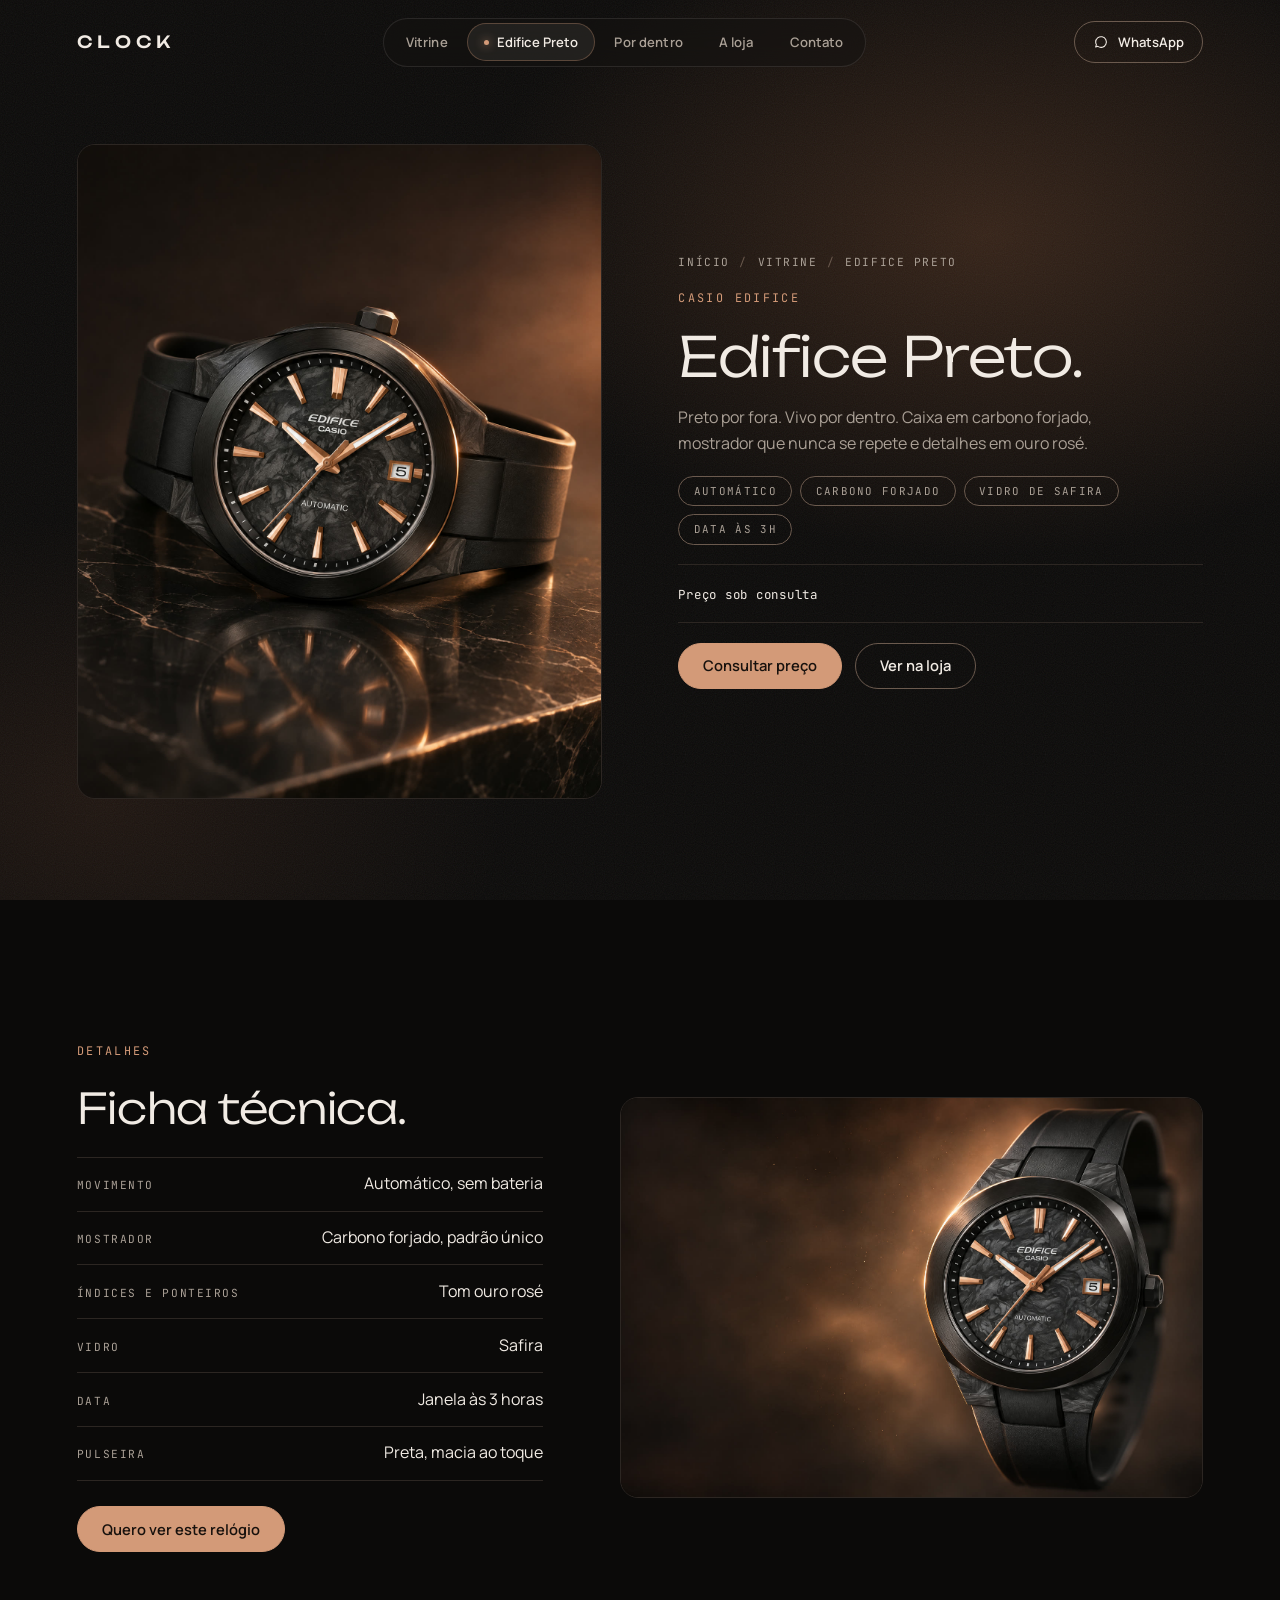
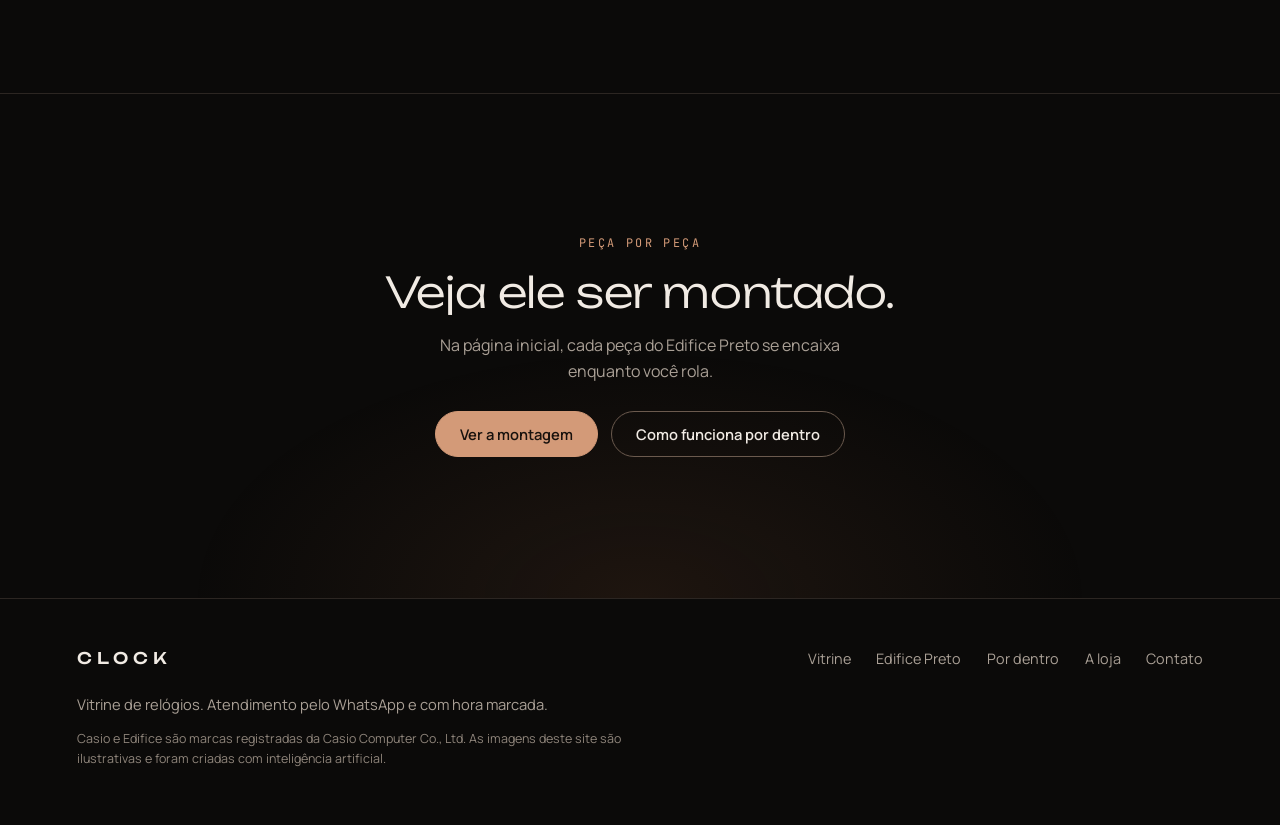
<file: edifice-preto.html>
<!doctype html>
<html lang="pt-BR">
<head>
  <meta charset="utf-8">
  <meta name="viewport" content="width=device-width, initial-scale=1">
  <title>Edifice Preto · Clock</title>
  <meta name="description" content="Casio Edifice Preto na Clock: automático, caixa em carbono forjado, mostrador único e detalhes em ouro rosé. Consulte o preço pelo WhatsApp.">
  <meta name="theme-color" content="#0b0a09">
  <!-- DEPLOY STEP: trocar pelas URLs absolutas do site no ar -->
  <meta property="og:title" content="Casio Edifice Preto · Clock">
  <meta property="og:image" content="assets/stone.jpg">
  <meta property="og:url" content="">
  <link rel="icon" href="data:image/svg+xml,%3Csvg xmlns='http://www.w3.org/2000/svg' viewBox='0 0 32 32'%3E%3Crect width='32' height='32' rx='8' fill='%230b0a09'/%3E%3Ccircle cx='16' cy='16' r='10' fill='none' stroke='%23d39a78' stroke-width='2'/%3E%3Cpath d='M16 9v7l5 3' fill='none' stroke='%23d39a78' stroke-width='2' stroke-linecap='round'/%3E%3C/svg%3E">
  <link rel="preconnect" href="https://fonts.googleapis.com">
  <link rel="preconnect" href="https://fonts.gstatic.com" crossorigin>
  <link href="https://fonts.googleapis.com/css2?family=JetBrains+Mono:wght@400&family=Manrope:wght@400;600&family=Unbounded:wght@300;500&display=swap" rel="stylesheet">
  <link rel="stylesheet" href="style.css">
</head>
<body>
  <a class="skip" href="#main">Pular para o conteúdo</a>
  <div class="env" aria-hidden="true"></div>

  <nav class="nav" aria-label="Principal">
    <a class="nav__brand" href="index.html" aria-label="Clock, início">CLOCK</a>
    <button class="nav__toggle" aria-expanded="false" aria-controls="nav-links" aria-label="Abrir menu"><span></span><span></span></button>
    <div class="nav__links" id="nav-links">
      <a href="vitrine.html">Vitrine</a>
      <a href="edifice-preto.html" aria-current="page">Edifice Preto</a>
      <a href="por-dentro.html">Por dentro</a>
      <a href="loja.html">A loja</a>
      <a href="index.html#contato">Contato</a>
    </div>
    <a class="btn btn--ghost nav__cta" data-wa="Olá, Clock! Quero saber mais sobre o Casio Edifice Preto." href="index.html#contato"><svg viewBox="0 0 24 24" aria-hidden="true"><path d="M4 12a8 8 0 1 1 3.3 6.5L4 19.5l1.1-3.6A8 8 0 0 1 4 12Z"/></svg>WhatsApp</a>
  </nav>

  <main id="main" tabindex="-1">
    <section class="pdp" aria-label="Casio Edifice Preto">
      <div class="pdp__img reveal">
        <img src="assets/stone.jpg" alt="Casio Edifice Preto deitado sobre pedra preta, com índices em ouro rosé" width="1400" height="1750">
      </div>
      <div class="pdp__text reveal">
        <p class="crumbs"><a href="index.html">Início</a><span aria-hidden="true">/</span><a href="vitrine.html">Vitrine</a><span aria-hidden="true">/</span>Edifice Preto</p>
        <p class="kicker">Casio Edifice</p>
        <h1>Edifice Preto.</h1>
        <p class="lede">Preto por fora. Vivo por dentro. Caixa em carbono forjado, mostrador que nunca se repete e detalhes em ouro rosé.</p>
        <ul class="facts" aria-label="Destaques">
          <li>Automático</li>
          <li>Carbono forjado</li>
          <li>Vidro de safira</li>
          <li>Data às 3h</li>
        </ul>
        <div class="pdp__price">
          <span class="price">Preço sob consulta</span>
        </div>
        <div class="pdp__cta">
          <a class="btn" data-wa="Olá, Clock! Quero saber o preço do Casio Edifice Preto." href="index.html?produto=Casio+Edifice+Preto#contato">Consultar preço</a>
          <a class="btn btn--ghost" href="index.html?produto=Casio+Edifice+Preto&amp;motivo=visita#contato">Ver na loja</a>
        </div>
      </div>
    </section>

    <section class="sec detail" id="ficha">
      <div class="detail__img reveal">
        <img src="assets/hero.jpg" alt="Casio Edifice Preto em três quartos, com luz de bronze ao fundo" loading="lazy" width="1920" height="1080">
      </div>
      <div class="detail__text reveal">
        <p class="kicker">Detalhes</p>
        <h2>Ficha técnica.</h2>
        <dl class="specs">
          <div><dt>Movimento</dt><dd>Automático, sem bateria</dd></div>
          <div><dt>Mostrador</dt><dd>Carbono forjado, padrão único</dd></div>
          <div><dt>Índices e ponteiros</dt><dd>Tom ouro rosé</dd></div>
          <div><dt>Vidro</dt><dd>Safira</dd></div>
          <div><dt>Data</dt><dd>Janela às 3 horas</dd></div>
          <div><dt>Pulseira</dt><dd>Preta, macia ao toque</dd></div>
        </dl>
        <a class="btn" data-wa="Olá, Clock! Quero ver o Casio Edifice Preto." href="index.html?produto=Casio+Edifice+Preto#contato">Quero ver este relógio</a>
      </div>
    </section>

    <section class="sec cta-band reveal">
      <p class="kicker">Peça por peça</p>
      <h2>Veja ele ser montado.</h2>
      <p class="lede">Na página inicial, cada peça do Edifice Preto se encaixa enquanto você rola.</p>
      <div class="cta-band__row">
        <a class="btn" href="index.html">Ver a montagem</a>
        <a class="btn btn--ghost" href="por-dentro.html">Como funciona por dentro</a>
      </div>
    </section>
  </main>

  <footer class="footer">
    <div class="footer__top">
      <p class="footer__brand">CLOCK</p>
      <nav class="footer__nav" aria-label="Rodapé">
        <a href="vitrine.html">Vitrine</a>
        <a href="edifice-preto.html">Edifice Preto</a>
        <a href="por-dentro.html">Por dentro</a>
        <a href="loja.html">A loja</a>
        <a href="index.html#contato">Contato</a>
      </nav>
    </div>
    <p>Vitrine de relógios. Atendimento pelo WhatsApp e com hora marcada.</p>
    <p class="footer__fine">Casio e Edifice são marcas registradas da Casio Computer Co., Ltd. As imagens deste site são ilustrativas e foram criadas com inteligência artificial.</p>
  </footer>

  <script type="module" src="script.js"></script>
</body>
</html>
</file>
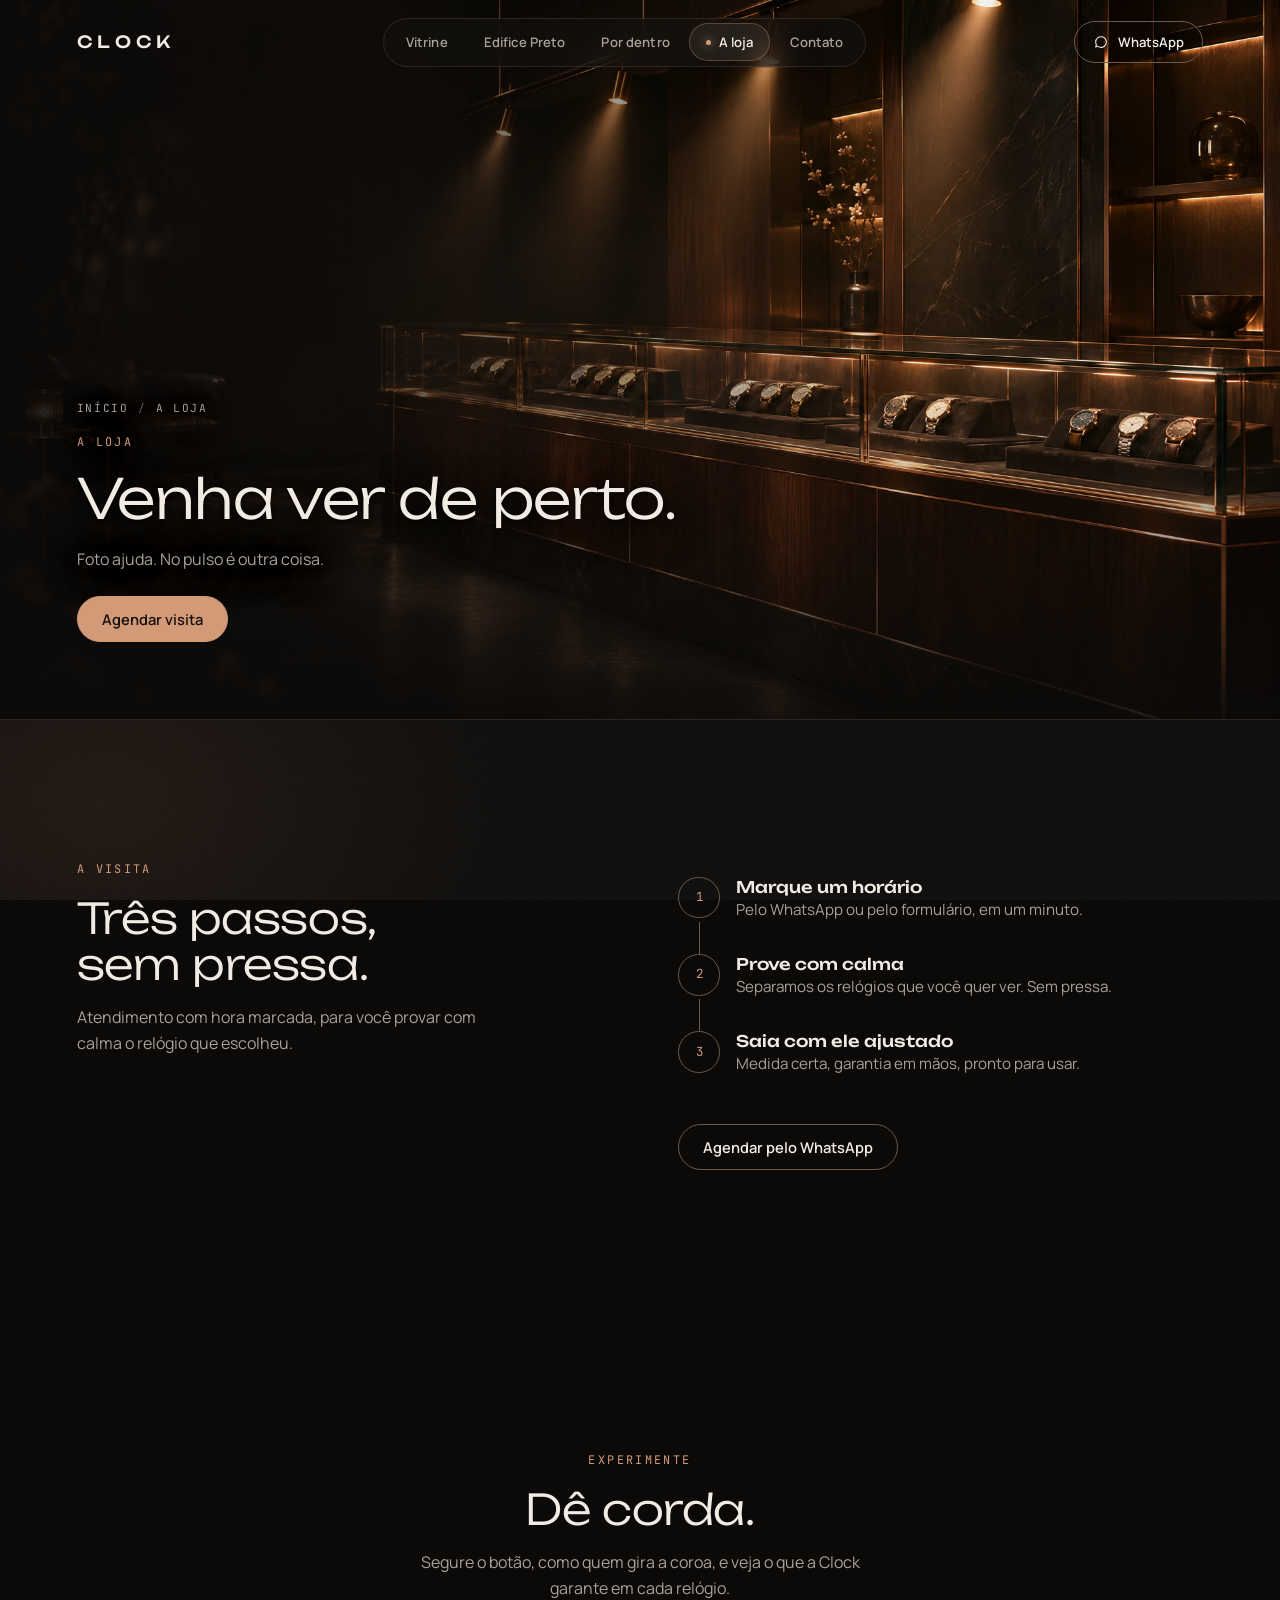
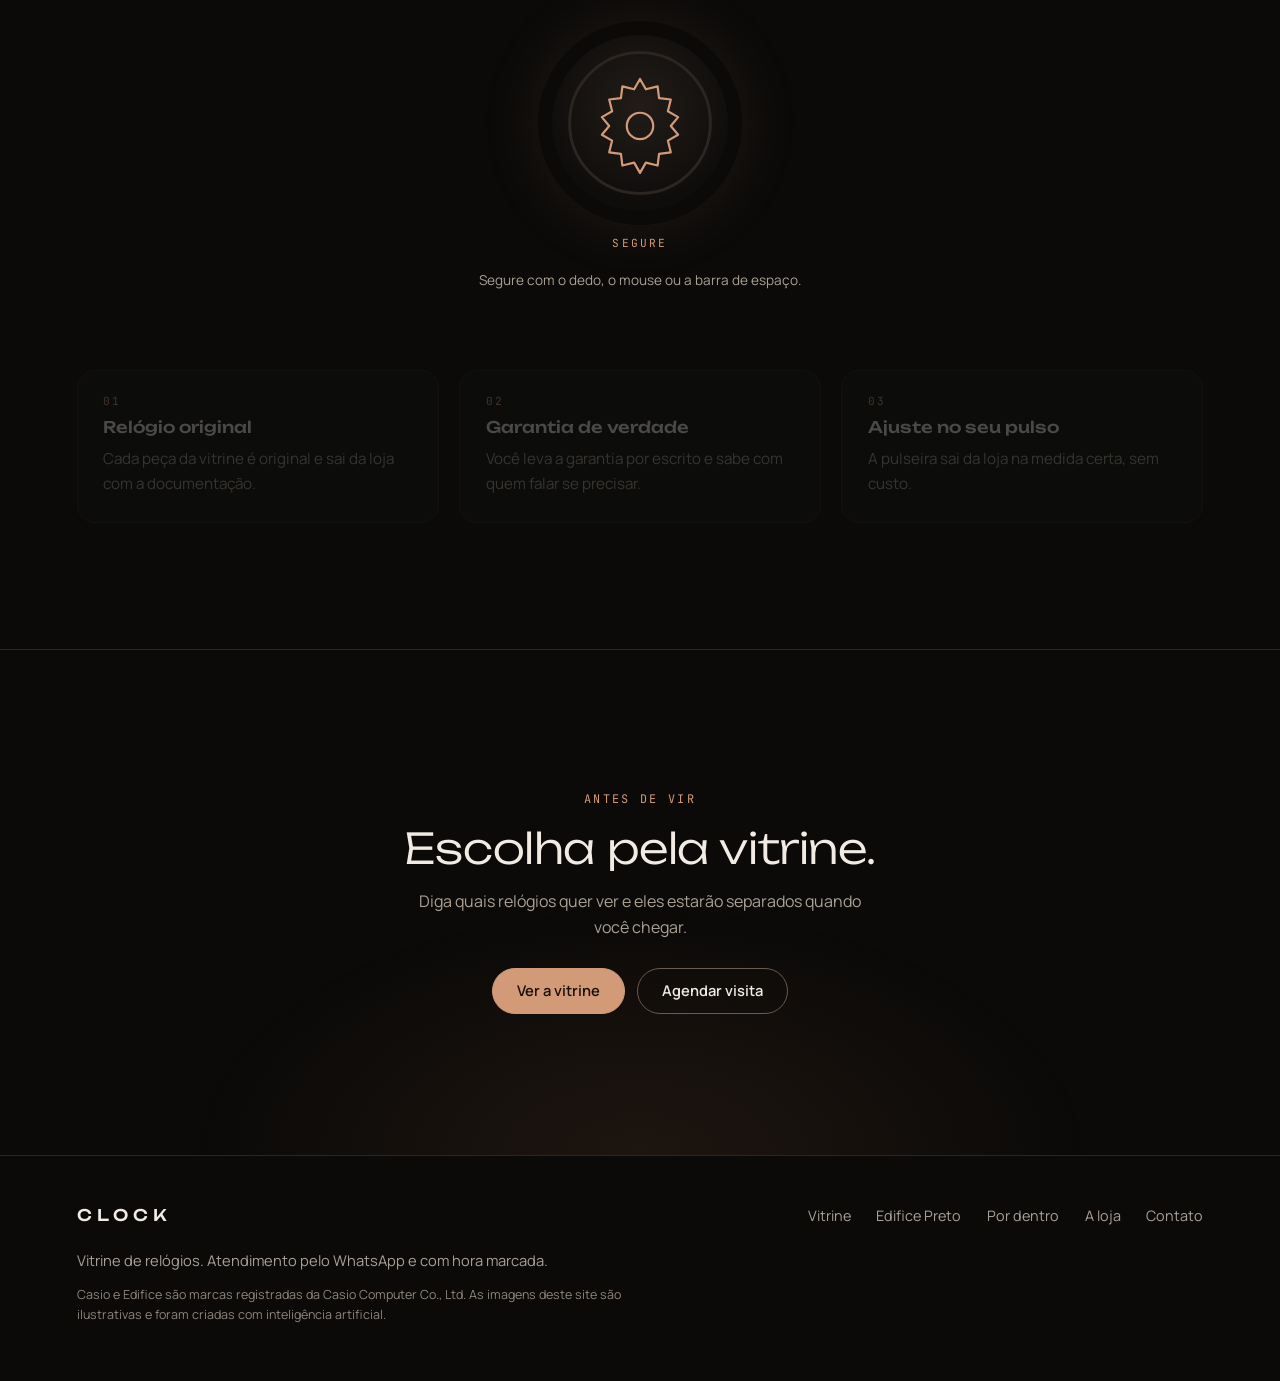
<file: loja.html>
<!doctype html>
<html lang="pt-BR">
<head>
  <meta charset="utf-8">
  <meta name="viewport" content="width=device-width, initial-scale=1">
  <title>A loja · Clock</title>
  <meta name="description" content="Visite a Clock com hora marcada: prove o relógio com calma e saia com ele ajustado no pulso.">
  <meta name="theme-color" content="#0b0a09">
  <!-- DEPLOY STEP: trocar pelas URLs absolutas do site no ar -->
  <meta property="og:title" content="A loja · Clock">
  <meta property="og:image" content="assets/boutique.jpg">
  <meta property="og:url" content="">
  <link rel="icon" href="data:image/svg+xml,%3Csvg xmlns='http://www.w3.org/2000/svg' viewBox='0 0 32 32'%3E%3Crect width='32' height='32' rx='8' fill='%230b0a09'/%3E%3Ccircle cx='16' cy='16' r='10' fill='none' stroke='%23d39a78' stroke-width='2'/%3E%3Cpath d='M16 9v7l5 3' fill='none' stroke='%23d39a78' stroke-width='2' stroke-linecap='round'/%3E%3C/svg%3E">
  <link rel="preconnect" href="https://fonts.googleapis.com">
  <link rel="preconnect" href="https://fonts.gstatic.com" crossorigin>
  <link href="https://fonts.googleapis.com/css2?family=JetBrains+Mono:wght@400&family=Manrope:wght@400;600&family=Unbounded:wght@300;500&display=swap" rel="stylesheet">
  <link rel="stylesheet" href="style.css">
</head>
<body>
  <a class="skip" href="#main">Pular para o conteúdo</a>
  <div class="env" aria-hidden="true"></div>

  <nav class="nav" aria-label="Principal">
    <a class="nav__brand" href="index.html" aria-label="Clock, início">CLOCK</a>
    <button class="nav__toggle" aria-expanded="false" aria-controls="nav-links" aria-label="Abrir menu"><span></span><span></span></button>
    <div class="nav__links" id="nav-links">
      <a href="vitrine.html">Vitrine</a>
      <a href="edifice-preto.html">Edifice Preto</a>
      <a href="por-dentro.html">Por dentro</a>
      <a href="loja.html" aria-current="page">A loja</a>
      <a href="index.html#contato">Contato</a>
    </div>
    <a class="btn btn--ghost nav__cta" data-wa="Olá, Clock! Quero agendar uma visita à loja." href="index.html?motivo=visita#contato"><svg viewBox="0 0 24 24" aria-hidden="true"><path d="M4 12a8 8 0 1 1 3.3 6.5L4 19.5l1.1-3.6A8 8 0 0 1 4 12Z"/></svg>WhatsApp</a>
  </nav>

  <main id="main" tabindex="-1">
    <header class="page-head page-head--loja">
      <div class="page-head__bg" aria-hidden="true"></div>
      <div class="page-head__text reveal">
        <p class="crumbs"><a href="index.html">Início</a><span aria-hidden="true">/</span>A loja</p>
        <p class="kicker">A loja</p>
        <h1>Venha ver de perto.</h1>
        <p class="lede">Foto ajuda. No pulso é outra coisa.</p>
        <a class="btn" href="index.html?motivo=visita#contato">Agendar visita</a>
      </div>
    </header>

    <section class="sec visit">
      <header class="sec__head reveal">
        <p class="kicker">A visita</p>
        <h2>Três passos, sem pressa.</h2>
        <p class="lede">Atendimento com hora marcada, para você provar com calma o relógio que escolheu.</p>
      </header>
      <div class="visit__steps reveal">
        <ol class="steps">
          <li><b>1</b><div><h3>Marque um horário</h3><p>Pelo WhatsApp ou pelo formulário, em um minuto.</p></div></li>
          <li><b>2</b><div><h3>Prove com calma</h3><p>Separamos os relógios que você quer ver. Sem pressa.</p></div></li>
          <li><b>3</b><div><h3>Saia com ele ajustado</h3><p>Medida certa, garantia em mãos, pronto para usar.</p></div></li>
        </ol>
        <a class="btn btn--ghost" data-wa="Olá, Clock! Quero agendar uma visita à loja." href="index.html?motivo=visita#contato">Agendar pelo WhatsApp</a>
      </div>
    </section>

    <!-- Momento interativo: dar corda -->
    <section class="sec wind" id="corda">
      <div class="wind__stage reveal">
        <p class="kicker">Experimente</p>
        <h2>Dê corda.</h2>
        <p class="lede">Segure o botão, como quem gira a coroa, e veja o que a Clock garante em cada relógio.</p>
        <button class="wind__btn" type="button" aria-pressed="false" aria-describedby="wind-hint">
          <svg viewBox="0 0 120 120" aria-hidden="true">
            <circle class="wind__track" cx="60" cy="60" r="48"/>
            <circle class="wind__arc" cx="60" cy="60" r="48"/>
            <g class="wind__gear">
              <path d="M60 30l4 7 8-2 1 8 8 1-2 8 7 4-5 6 5 6-7 4 2 8-8 1-1 8-8-2-4 7-4-7-8 2-1-8-8-1 2-8-7-4 5-6-5-6 7-4-2-8 8-1 1-8 8 2z"/>
              <circle cx="60" cy="62" r="9"/>
            </g>
          </svg>
          <span class="wind__label">Segure</span>
        </button>
        <p class="wind__hint" id="wind-hint">Segure com o dedo, o mouse ou a barra de espaço.</p>
      </div>
      <ol class="wind__cards">
        <li><b>01</b><h3>Relógio original</h3><p>Cada peça da vitrine é original e sai da loja com a documentação.</p></li>
        <li><b>02</b><h3>Garantia de verdade</h3><p>Você leva a garantia por escrito e sabe com quem falar se precisar.</p></li>
        <li><b>03</b><h3>Ajuste no seu pulso</h3><p>A pulseira sai da loja na medida certa, sem custo.</p></li>
      </ol>
    </section>

    <section class="sec cta-band reveal">
      <p class="kicker">Antes de vir</p>
      <h2>Escolha pela vitrine.</h2>
      <p class="lede">Diga quais relógios quer ver e eles estarão separados quando você chegar.</p>
      <div class="cta-band__row">
        <a class="btn" href="vitrine.html">Ver a vitrine</a>
        <a class="btn btn--ghost" href="index.html?motivo=visita#contato">Agendar visita</a>
      </div>
    </section>
  </main>

  <footer class="footer">
    <div class="footer__top">
      <p class="footer__brand">CLOCK</p>
      <nav class="footer__nav" aria-label="Rodapé">
        <a href="vitrine.html">Vitrine</a>
        <a href="edifice-preto.html">Edifice Preto</a>
        <a href="por-dentro.html">Por dentro</a>
        <a href="loja.html">A loja</a>
        <a href="index.html#contato">Contato</a>
      </nav>
    </div>
    <p>Vitrine de relógios. Atendimento pelo WhatsApp e com hora marcada.</p>
    <p class="footer__fine">Casio e Edifice são marcas registradas da Casio Computer Co., Ltd. As imagens deste site são ilustrativas e foram criadas com inteligência artificial.</p>
  </footer>

  <script type="module" src="script.js"></script>
</body>
</html>
</file>
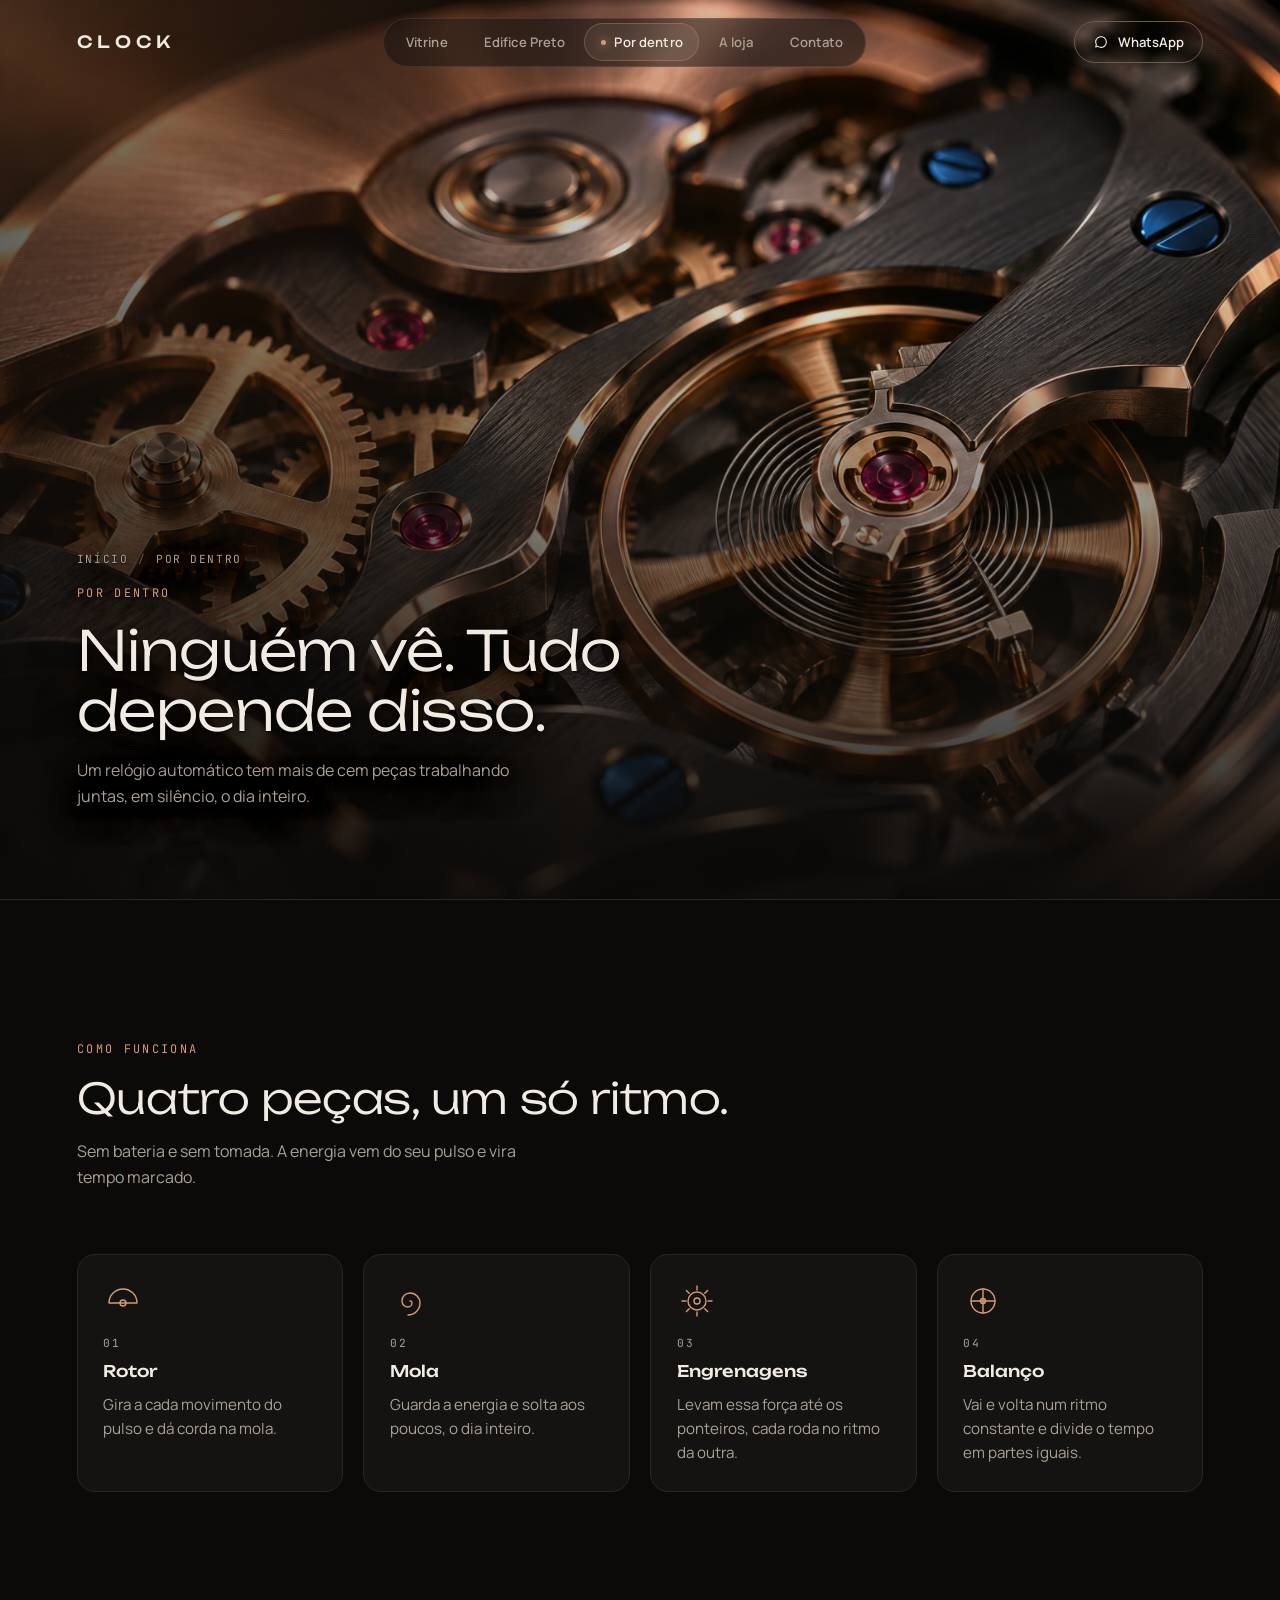
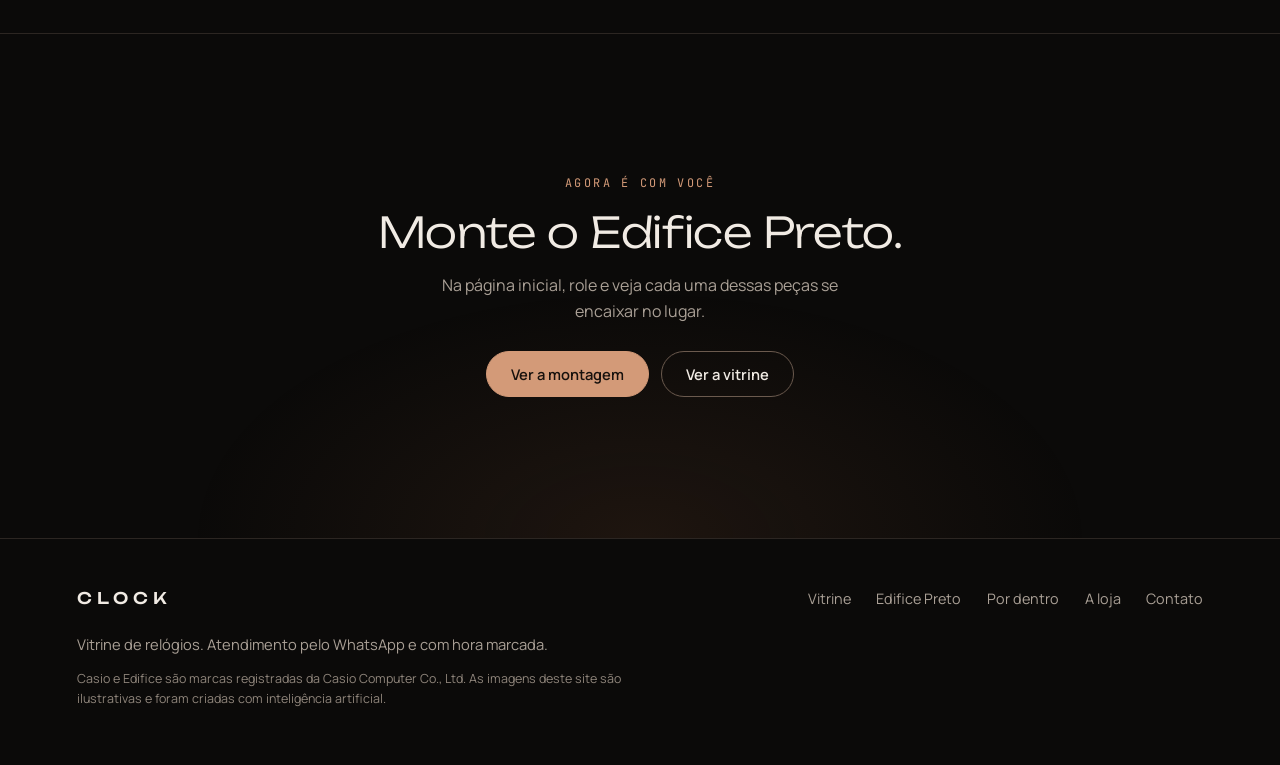
<file: por-dentro.html>
<!doctype html>
<html lang="pt-BR">
<head>
  <meta charset="utf-8">
  <meta name="viewport" content="width=device-width, initial-scale=1">
  <title>Por dentro · Clock</title>
  <meta name="description" content="Como funciona um relógio automático: o rotor, a mola, as engrenagens e o balanço, trabalhando juntos sem bateria.">
  <meta name="theme-color" content="#0b0a09">
  <!-- DEPLOY STEP: trocar pelas URLs absolutas do site no ar -->
  <meta property="og:title" content="Por dentro · Clock">
  <meta property="og:image" content="assets/movement.jpg">
  <meta property="og:url" content="">
  <link rel="icon" href="data:image/svg+xml,%3Csvg xmlns='http://www.w3.org/2000/svg' viewBox='0 0 32 32'%3E%3Crect width='32' height='32' rx='8' fill='%230b0a09'/%3E%3Ccircle cx='16' cy='16' r='10' fill='none' stroke='%23d39a78' stroke-width='2'/%3E%3Cpath d='M16 9v7l5 3' fill='none' stroke='%23d39a78' stroke-width='2' stroke-linecap='round'/%3E%3C/svg%3E">
  <link rel="preconnect" href="https://fonts.googleapis.com">
  <link rel="preconnect" href="https://fonts.gstatic.com" crossorigin>
  <link href="https://fonts.googleapis.com/css2?family=JetBrains+Mono:wght@400&family=Manrope:wght@400;600&family=Unbounded:wght@300;500&display=swap" rel="stylesheet">
  <link rel="stylesheet" href="style.css">
</head>
<body>
  <a class="skip" href="#main">Pular para o conteúdo</a>
  <div class="env" aria-hidden="true"></div>

  <nav class="nav" aria-label="Principal">
    <a class="nav__brand" href="index.html" aria-label="Clock, início">CLOCK</a>
    <button class="nav__toggle" aria-expanded="false" aria-controls="nav-links" aria-label="Abrir menu"><span></span><span></span></button>
    <div class="nav__links" id="nav-links">
      <a href="vitrine.html">Vitrine</a>
      <a href="edifice-preto.html">Edifice Preto</a>
      <a href="por-dentro.html" aria-current="page">Por dentro</a>
      <a href="loja.html">A loja</a>
      <a href="index.html#contato">Contato</a>
    </div>
    <a class="btn btn--ghost nav__cta" data-wa="Olá, Clock! Vi o site e quero saber mais sobre os relógios." href="index.html#contato"><svg viewBox="0 0 24 24" aria-hidden="true"><path d="M4 12a8 8 0 1 1 3.3 6.5L4 19.5l1.1-3.6A8 8 0 0 1 4 12Z"/></svg>WhatsApp</a>
  </nav>

  <main id="main" tabindex="-1">
    <section class="film film--head" aria-label="O mecanismo em movimento">
      <video class="film__video" muted loop playsinline preload="none" poster="assets/movement.jpg" data-src="assets/movement.mp4" aria-hidden="true" tabindex="-1"></video>
      <div class="film__scrim" aria-hidden="true"></div>
      <div class="film__text reveal">
        <p class="crumbs"><a href="index.html">Início</a><span aria-hidden="true">/</span>Por dentro</p>
        <p class="kicker">Por dentro</p>
        <h1>Ninguém vê. Tudo depende disso.</h1>
        <p class="lede">Um relógio automático tem mais de cem peças trabalhando juntas, em silêncio, o dia inteiro.</p>
      </div>
    </section>

    <section class="sec">
      <header class="sec__head reveal">
        <p class="kicker">Como funciona</p>
        <h2>Quatro peças, um só ritmo.</h2>
        <p class="lede">Sem bateria e sem tomada. A energia vem do seu pulso e vira tempo marcado.</p>
      </header>
      <ol class="parts">
        <li class="reveal">
          <svg viewBox="0 0 40 40" aria-hidden="true"><path d="M6 22a14 14 0 0 1 28 0Z"/><circle cx="20" cy="22" r="3"/></svg>
          <b>01</b>
          <h3>Rotor</h3>
          <p>Gira a cada movimento do pulso e dá corda na mola.</p>
        </li>
        <li class="reveal">
          <svg viewBox="0 0 40 40" aria-hidden="true"><path d="M20 20a2 2 0 0 1 2 2a4 4 0 0 1-4 4a6 6 0 0 1-6-6a8 8 0 0 1 8-8a10 10 0 0 1 10 10a12 12 0 0 1-12 12"/></svg>
          <b>02</b>
          <h3>Mola</h3>
          <p>Guarda a energia e solta aos poucos, o dia inteiro.</p>
        </li>
        <li class="reveal">
          <svg viewBox="0 0 40 40" aria-hidden="true"><circle cx="20" cy="20" r="9"/><circle cx="20" cy="20" r="3"/><path d="M20 5v4M20 31v4M5 20h4M31 20h4M9.4 9.4l2.8 2.8M27.8 27.8l2.8 2.8M9.4 30.6l2.8-2.8M27.8 12.2l2.8-2.8"/></svg>
          <b>03</b>
          <h3>Engrenagens</h3>
          <p>Levam essa força até os ponteiros, cada roda no ritmo da outra.</p>
        </li>
        <li class="reveal">
          <svg viewBox="0 0 40 40" aria-hidden="true"><circle cx="20" cy="20" r="12"/><path d="M8 20h24M20 8v24"/><circle cx="20" cy="20" r="2.5"/></svg>
          <b>04</b>
          <h3>Balanço</h3>
          <p>Vai e volta num ritmo constante e divide o tempo em partes iguais.</p>
        </li>
      </ol>
    </section>

    <section class="sec cta-band reveal">
      <p class="kicker">Agora é com você</p>
      <h2>Monte o Edifice Preto.</h2>
      <p class="lede">Na página inicial, role e veja cada uma dessas peças se encaixar no lugar.</p>
      <div class="cta-band__row">
        <a class="btn" href="index.html">Ver a montagem</a>
        <a class="btn btn--ghost" href="vitrine.html">Ver a vitrine</a>
      </div>
    </section>
  </main>

  <footer class="footer">
    <div class="footer__top">
      <p class="footer__brand">CLOCK</p>
      <nav class="footer__nav" aria-label="Rodapé">
        <a href="vitrine.html">Vitrine</a>
        <a href="edifice-preto.html">Edifice Preto</a>
        <a href="por-dentro.html">Por dentro</a>
        <a href="loja.html">A loja</a>
        <a href="index.html#contato">Contato</a>
      </nav>
    </div>
    <p>Vitrine de relógios. Atendimento pelo WhatsApp e com hora marcada.</p>
    <p class="footer__fine">Casio e Edifice são marcas registradas da Casio Computer Co., Ltd. As imagens deste site são ilustrativas e foram criadas com inteligência artificial.</p>
  </footer>

  <script type="module" src="script.js"></script>
</body>
</html>
</file>
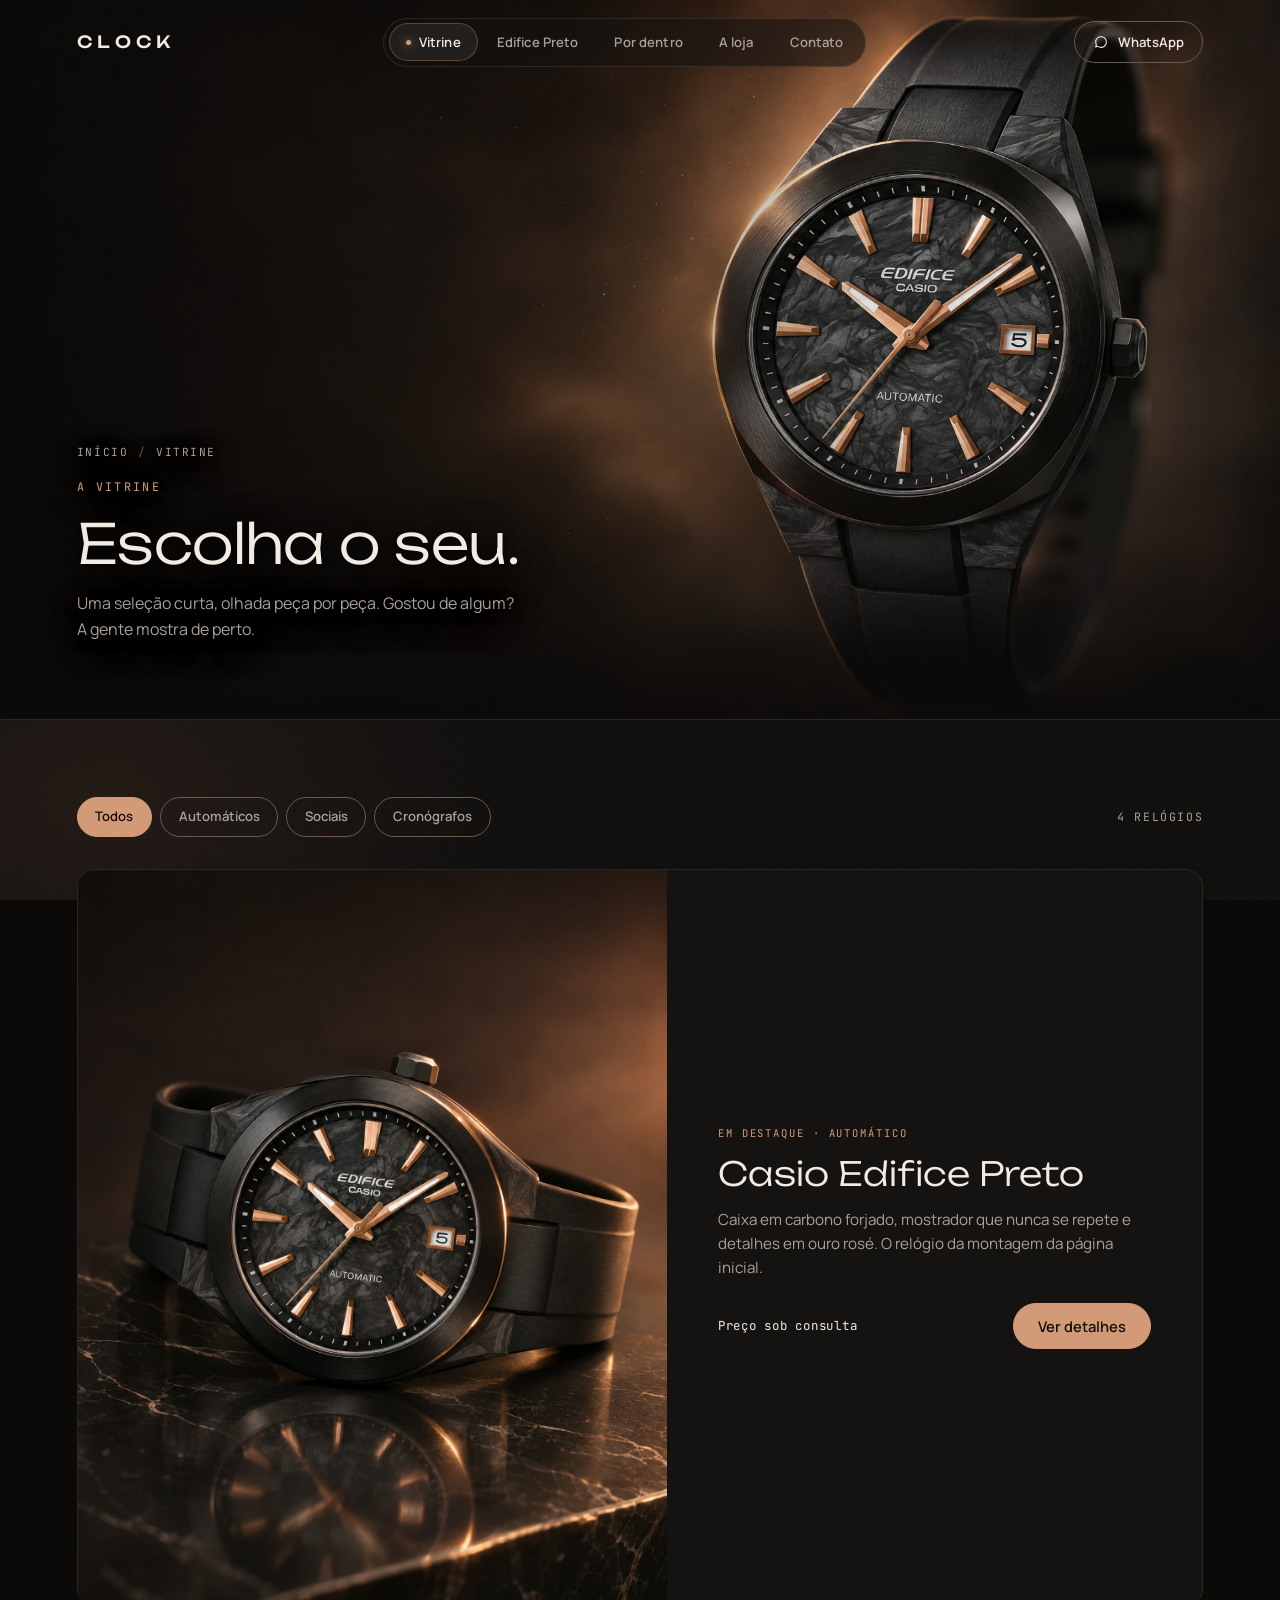
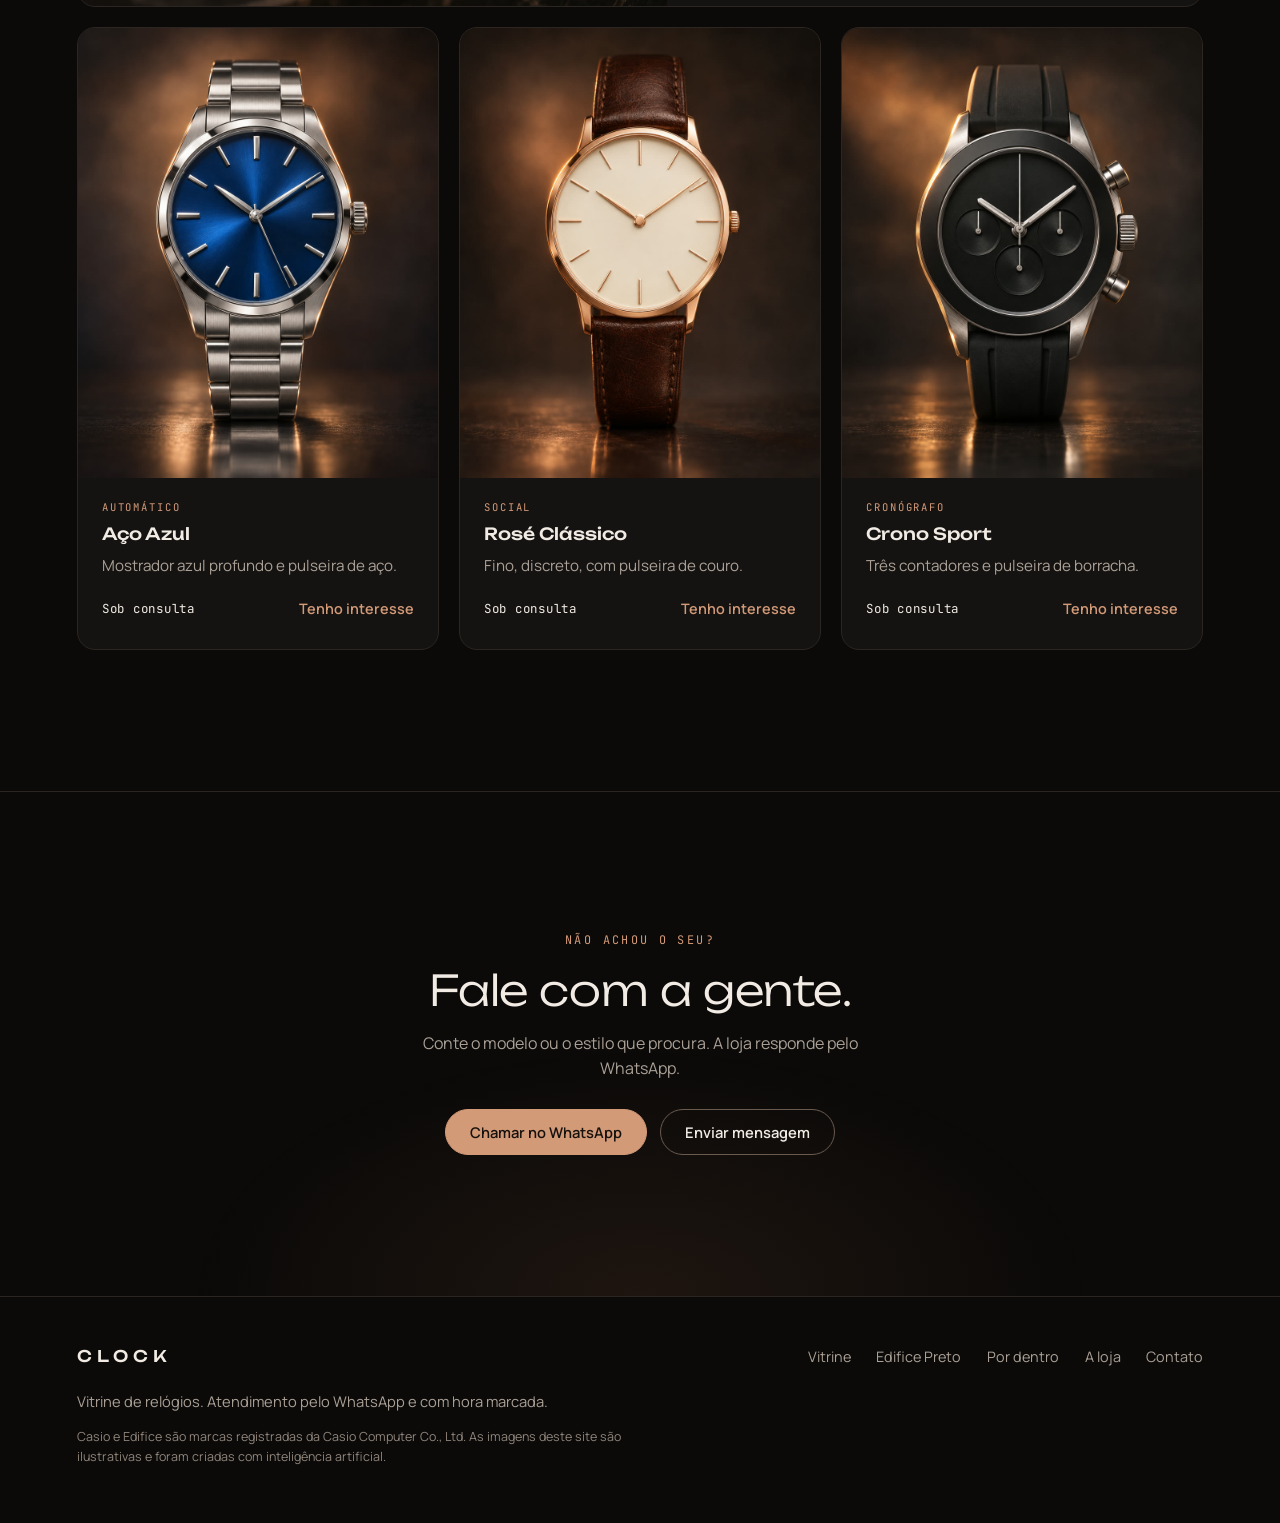
<file: vitrine.html>
<!doctype html>
<html lang="pt-BR">
<head>
  <meta charset="utf-8">
  <meta name="viewport" content="width=device-width, initial-scale=1">
  <title>Vitrine · Clock</title>
  <meta name="description" content="A vitrine da Clock: o Casio Edifice Preto em destaque e uma seleção curta de relógios automáticos, sociais e cronógrafos.">
  <meta name="theme-color" content="#0b0a09">
  <!-- DEPLOY STEP: trocar pelas URLs absolutas do site no ar -->
  <meta property="og:title" content="Vitrine · Clock">
  <meta property="og:image" content="assets/hero.jpg">
  <meta property="og:url" content="">
  <link rel="icon" href="data:image/svg+xml,%3Csvg xmlns='http://www.w3.org/2000/svg' viewBox='0 0 32 32'%3E%3Crect width='32' height='32' rx='8' fill='%230b0a09'/%3E%3Ccircle cx='16' cy='16' r='10' fill='none' stroke='%23d39a78' stroke-width='2'/%3E%3Cpath d='M16 9v7l5 3' fill='none' stroke='%23d39a78' stroke-width='2' stroke-linecap='round'/%3E%3C/svg%3E">
  <link rel="preconnect" href="https://fonts.googleapis.com">
  <link rel="preconnect" href="https://fonts.gstatic.com" crossorigin>
  <link href="https://fonts.googleapis.com/css2?family=JetBrains+Mono:wght@400&family=Manrope:wght@400;600&family=Unbounded:wght@300;500&display=swap" rel="stylesheet">
  <link rel="stylesheet" href="style.css">
</head>
<body>
  <a class="skip" href="#main">Pular para o conteúdo</a>
  <div class="env" aria-hidden="true"></div>

  <nav class="nav" aria-label="Principal">
    <a class="nav__brand" href="index.html" aria-label="Clock, início">CLOCK</a>
    <button class="nav__toggle" aria-expanded="false" aria-controls="nav-links" aria-label="Abrir menu"><span></span><span></span></button>
    <div class="nav__links" id="nav-links">
      <a href="vitrine.html" aria-current="page">Vitrine</a>
      <a href="edifice-preto.html">Edifice Preto</a>
      <a href="por-dentro.html">Por dentro</a>
      <a href="loja.html">A loja</a>
      <a href="index.html#contato">Contato</a>
    </div>
    <a class="btn btn--ghost nav__cta" data-wa="Olá, Clock! Vi a vitrine e quero saber mais sobre os relógios." href="index.html#contato"><svg viewBox="0 0 24 24" aria-hidden="true"><path d="M4 12a8 8 0 1 1 3.3 6.5L4 19.5l1.1-3.6A8 8 0 0 1 4 12Z"/></svg>WhatsApp</a>
  </nav>

  <main id="main" tabindex="-1">
    <header class="page-head page-head--vitrine">
      <div class="page-head__bg" aria-hidden="true"></div>
      <div class="page-head__text reveal">
        <p class="crumbs"><a href="index.html">Início</a><span aria-hidden="true">/</span>Vitrine</p>
        <p class="kicker">A vitrine</p>
        <h1>Escolha o seu.</h1>
        <p class="lede">Uma seleção curta, olhada peça por peça. Gostou de algum? A gente mostra de perto.</p>
      </div>
    </header>

    <section class="sec shop-sec" aria-label="Relógios da vitrine">
      <div class="shop__bar reveal">
        <div class="filter" role="group" aria-label="Filtrar por tipo">
          <button class="filter__btn" type="button" data-filter="todos" aria-pressed="true">Todos</button>
          <button class="filter__btn" type="button" data-filter="automatico" aria-pressed="false">Automáticos</button>
          <button class="filter__btn" type="button" data-filter="social" aria-pressed="false">Sociais</button>
          <button class="filter__btn" type="button" data-filter="cronografo" aria-pressed="false">Cronógrafos</button>
        </div>
        <p class="shop__count" aria-live="polite">4 relógios</p>
      </div>

      <div class="shop">
        <article class="product product--feature reveal" data-cat="automatico">
          <a class="product__img" href="edifice-preto.html" tabindex="-1" aria-hidden="true">
            <img src="assets/stone.jpg" alt="" width="1400" height="1750">
          </a>
          <div class="product__body">
            <p class="tag">Em destaque · Automático</p>
            <h2 class="product__name"><a href="edifice-preto.html">Casio Edifice Preto</a></h2>
            <p>Caixa em carbono forjado, mostrador que nunca se repete e detalhes em ouro rosé. O relógio da montagem da página inicial.</p>
            <div class="product__foot">
              <span class="price">Preço sob consulta</span>
              <a class="btn" href="edifice-preto.html">Ver detalhes</a>
            </div>
          </div>
        </article>

        <article class="product reveal" data-cat="automatico">
          <div class="product__img"><img src="assets/p-azul.jpg" alt="Relógio automático de aço com mostrador azul" loading="lazy" width="900" height="1125"></div>
          <div class="product__body">
            <p class="tag">Automático</p>
            <h2 class="product__name">Aço Azul</h2>
            <p>Mostrador azul profundo e pulseira de aço.</p>
            <div class="product__foot">
              <span class="price">Sob consulta</span>
              <a class="link" href="index.html?produto=A%C3%A7o+Azul#contato">Tenho interesse</a>
            </div>
          </div>
        </article>

        <article class="product reveal" data-cat="social">
          <div class="product__img"><img src="assets/p-rose.jpg" alt="Relógio social fino em ouro rosé com pulseira de couro" loading="lazy" width="900" height="1125"></div>
          <div class="product__body">
            <p class="tag">Social</p>
            <h2 class="product__name">Rosé Clássico</h2>
            <p>Fino, discreto, com pulseira de couro.</p>
            <div class="product__foot">
              <span class="price">Sob consulta</span>
              <a class="link" href="index.html?produto=Ros%C3%A9+Cl%C3%A1ssico#contato">Tenho interesse</a>
            </div>
          </div>
        </article>

        <article class="product reveal" data-cat="cronografo">
          <div class="product__img"><img src="assets/p-crono.jpg" alt="Cronógrafo esportivo de aço com mostrador preto" loading="lazy" width="900" height="1125"></div>
          <div class="product__body">
            <p class="tag">Cronógrafo</p>
            <h2 class="product__name">Crono Sport</h2>
            <p>Três contadores e pulseira de borracha.</p>
            <div class="product__foot">
              <span class="price">Sob consulta</span>
              <a class="link" href="index.html?produto=Crono+Sport#contato">Tenho interesse</a>
            </div>
          </div>
        </article>
      </div>
    </section>

    <section class="sec cta-band reveal">
      <p class="kicker">Não achou o seu?</p>
      <h2>Fale com a gente.</h2>
      <p class="lede">Conte o modelo ou o estilo que procura. A loja responde pelo WhatsApp.</p>
      <div class="cta-band__row">
        <a class="btn" data-wa="Olá, Clock! Estou procurando um relógio e queria ajuda." href="index.html#contato">Chamar no WhatsApp</a>
        <a class="btn btn--ghost" href="index.html#contato">Enviar mensagem</a>
      </div>
    </section>
  </main>

  <footer class="footer">
    <div class="footer__top">
      <p class="footer__brand">CLOCK</p>
      <nav class="footer__nav" aria-label="Rodapé">
        <a href="vitrine.html">Vitrine</a>
        <a href="edifice-preto.html">Edifice Preto</a>
        <a href="por-dentro.html">Por dentro</a>
        <a href="loja.html">A loja</a>
        <a href="index.html#contato">Contato</a>
      </nav>
    </div>
    <p>Vitrine de relógios. Atendimento pelo WhatsApp e com hora marcada.</p>
    <p class="footer__fine">Casio e Edifice são marcas registradas da Casio Computer Co., Ltd. As imagens deste site são ilustrativas e foram criadas com inteligência artificial.</p>
  </footer>

  <script type="module" src="script.js"></script>
</body>
</html>
</file>
<file: style.css>
/* Clock · vitrine de relógios */
:root{
  --canvas:#0b0a09;
  --panel:#151311;
  --panel-2:#1c1916;
  --line:#2c2622;
  --line-strong:#6b5a4e;
  --accent:#d39a78;
  --accent-hover:#e8b596;
  --accent-muted:rgba(211,154,120,.2);
  --text:#f1ebe4;
  --text-2:#aaa096;
  --display:"Unbounded",system-ui,sans-serif;
  --body:"Manrope",system-ui,sans-serif;
  --mono:"JetBrains Mono",ui-monospace,monospace;
  --ease:cubic-bezier(.22,.8,.24,1);
  --ease-io:cubic-bezier(.65,0,.35,1);
  --tshadow:0 1px 2px rgba(5,4,3,.95),0 3px 14px rgba(5,4,3,.8),0 10px 44px rgba(5,4,3,.8);
  --gutter:clamp(1.25rem,6vw,6rem);
}
*,*::before,*::after{box-sizing:border-box}
html{overflow-x:hidden;overflow-x:clip;scroll-behavior:smooth;-webkit-text-size-adjust:100%}
body{margin:0;overflow-x:hidden;overflow-x:clip;background:var(--canvas);color:var(--text);font:400 1rem/1.6 var(--body);-webkit-font-smoothing:antialiased}
img,video,canvas{display:block;max-width:100%}
img{height:auto}
h1,h2,h3,p,ol,dl,dd{margin:0}
ol{padding:0;list-style:none}
a{color:inherit}
button,input,select,textarea{font:inherit;color:inherit}
:focus-visible{outline:2px solid var(--accent);outline-offset:3px;border-radius:4px}
[id]{scroll-margin-top:5rem}
body.paused *,body.paused *::before,body.paused *::after{animation-play-state:paused !important}

.skip{position:fixed;left:1rem;top:-4rem;z-index:100;background:var(--accent);color:#17110d;padding:.6rem 1rem;border-radius:999px;text-decoration:none;font-weight:600;transition:top .3s var(--ease)}
.skip:focus{top:1rem}

/* Ambiente fixo: névoa de bronze e grão */
.env{position:fixed;inset:0;z-index:-1;pointer-events:none;overflow:hidden;background:var(--canvas)}
.env::before{content:"";position:absolute;inset:-25%;background:
  radial-gradient(ellipse 38% 34% at 68% 34%,rgba(150,92,58,.3),transparent 70%),
  radial-gradient(ellipse 30% 30% at 22% 76%,rgba(120,72,48,.18),transparent 70%);
  animation:drift 90s -20s var(--ease-io) infinite alternate}
.env::after{content:"";position:absolute;inset:0;opacity:.07;background-image:url("data:image/svg+xml,%3Csvg xmlns='http://www.w3.org/2000/svg' width='180' height='180'%3E%3Cfilter id='n'%3E%3CfeTurbulence type='fractalNoise' baseFrequency='.9' numOctaves='2'/%3E%3C/filter%3E%3Crect width='180' height='180' filter='url(%23n)'/%3E%3C/svg%3E")}
@keyframes drift{from{transform:translate3d(-4%,-3%,0) rotate(0deg)}to{transform:translate3d(5%,4%,0) rotate(8deg)}}

/* Tipos */
.kicker{font:400 .74rem/1.4 var(--mono);letter-spacing:.2em;text-transform:uppercase;color:var(--accent)}
.kicker b{font-weight:400;color:var(--text-2);margin-right:.8em}
h1,h2{font-family:var(--display);font-weight:300;letter-spacing:-.01em;line-height:1.1;text-wrap:balance}
h1{font-size:clamp(2rem,4.3vw,3.9rem)}
h2{font-size:clamp(1.7rem,3.3vw,3rem)}
h3{font:500 1rem/1.3 var(--display);letter-spacing:0}
.lede{color:var(--text-2);font-size:clamp(1rem,1.15vw,1.12rem);max-width:44ch}

/* Botões */
.btn{display:inline-flex;align-items:center;justify-content:center;min-height:46px;padding:.7rem 1.5rem;border-radius:999px;border:1px solid var(--accent);background:var(--accent);color:#17110d;font:600 .92rem/1 var(--body);text-decoration:none;cursor:pointer;transition:background .35s var(--ease),border-color .35s var(--ease),color .35s var(--ease),transform .35s var(--ease)}
.btn:hover{background:var(--accent-hover);border-color:var(--accent-hover);transform:translateY(-2px)}
.btn--ghost{background:transparent;color:var(--text);border-color:var(--line-strong)}
.btn--ghost:hover{background:rgba(211,154,120,.12);border-color:var(--accent);color:var(--text)}
.link{background:none;border:0;padding:.35rem 0;color:var(--accent);font:600 .9rem/1.2 var(--body);text-decoration:none;cursor:pointer;background-image:linear-gradient(var(--accent),var(--accent));background-size:0 1px;background-repeat:no-repeat;background-position:0 100%;transition:background-size .4s var(--ease),color .3s var(--ease)}
.link:hover{background-size:100% 1px;color:var(--accent-hover)}

/* Navegação */
.nav{position:fixed;inset:0 0 auto 0;z-index:50;display:flex;align-items:center;gap:1.5rem;padding:1.1rem var(--gutter);transition:background .45s var(--ease),padding .45s var(--ease)}
.nav.is-solid{background:rgba(11,10,9,.82);backdrop-filter:blur(14px);padding-block:.7rem}
.nav__brand{font:500 1.05rem/1 var(--display);letter-spacing:.32em;text-decoration:none}
.nav__links{position:relative;display:flex;align-items:center;gap:.15rem;margin-inline:auto;padding:.3rem;border:1px solid rgba(241,235,228,.1);border-radius:999px;background:rgba(21,19,17,.55);backdrop-filter:blur(12px);-webkit-backdrop-filter:blur(12px)}
.nav__glide{position:absolute;left:0;top:.3rem;bottom:.3rem;width:0;border-radius:999px;background:rgba(241,235,228,.07);border:1px solid rgba(211,154,120,.32);opacity:0;pointer-events:none;transition:opacity .35s var(--ease)}
.nav__links.is-ready .nav__glide{transition:transform .5s var(--ease),width .5s var(--ease),opacity .35s var(--ease)}
.nav__links.has-glide .nav__glide{opacity:1}
.nav__links a{position:relative;z-index:1;display:inline-flex;align-items:center;gap:.5rem;min-height:38px;padding:.5rem 1.05rem;border-radius:999px;font:600 .82rem/1 var(--body);letter-spacing:.01em;text-decoration:none;color:var(--text-2);white-space:nowrap;transition:color .3s var(--ease),background .3s var(--ease)}
.nav__links a:hover,.nav__links a:focus-visible,.nav__links a[aria-current="page"]{color:var(--text)}
.nav__links:not(.has-glide) a:hover{background:rgba(241,235,228,.06)}
.nav__links:not(.has-glide) a[aria-current="page"]{background:rgba(211,154,120,.12)}
.nav__links a[aria-current="page"]::before{content:"";width:5px;height:5px;border-radius:50%;background:var(--accent);box-shadow:0 0 10px var(--accent)}
.nav__cta{min-height:42px;padding:.5rem 1.15rem;font-size:.82rem;gap:.55rem}
.nav__cta svg{width:16px;height:16px;fill:none;stroke:currentColor;stroke-width:1.6;stroke-linejoin:round}
.nav__toggle{display:none;width:44px;height:44px;margin-left:auto;background:none;border:0;cursor:pointer;position:relative}
.nav__toggle span{position:absolute;left:11px;right:11px;height:1.5px;background:var(--text);transition:transform .4s var(--ease)}
.nav__toggle span:first-child{top:18px}.nav__toggle span:last-child{top:25px}
.nav.is-open .nav__toggle span:first-child{transform:translateY(3.5px) rotate(45deg)}
.nav.is-open .nav__toggle span:last-child{transform:translateY(-3.5px) rotate(-45deg)}

/* ---------- Montagem (herói) ---------- */
.hero{position:relative;height:100vh;height:100svh}
.hero.gl{height:1100vh}
.stage{position:sticky;top:0;height:100vh;height:100svh;overflow:hidden}
.poster{position:absolute;inset:0;background-size:cover;background-position:62% 50%;opacity:0;transition:opacity .8s var(--ease)}
.hero.static .poster{background-image:url("assets/hero.jpg");opacity:1}
#watch{position:absolute;inset:0;width:100%;height:100%;opacity:0;transition:opacity 1.2s var(--ease)}
.hero.gl #watch,.hero.still #watch{opacity:1}
.hero.static #watch{display:none}
.stage__scrim{position:absolute;inset:0;pointer-events:none;background:
  linear-gradient(90deg,rgba(11,10,9,.86) 0%,rgba(11,10,9,.55) 26%,rgba(11,10,9,0) 52%),
  linear-gradient(0deg,rgba(11,10,9,.8) 0%,rgba(11,10,9,0) 22%)}

.bands{position:absolute;left:var(--gutter);top:50%;width:min(33rem,42vw);transform:translateY(-50%);height:0}
.band{position:absolute;left:0;top:0;width:100%;transform:translateY(-50%);display:grid;gap:1.15rem;text-shadow:var(--tshadow)}
.band .btn{text-shadow:none}
.hero.gl .band{opacity:0}
.hero.gl .band:not(.on){visibility:hidden}
.hero:not(.gl) .band{display:none}
.hero:not(.gl) .band--settle{display:grid}
.band .w{display:inline-block;--kc:clamp(0,calc((var(--k,1) - var(--th,0))*3),1);opacity:var(--kc);transform:translateY(calc((1 - var(--kc))*.45em))}
.band .kicker{opacity:clamp(0,calc(var(--k,1)*3),1)}
.band .lede,.band__cta{--ks:clamp(0,calc((var(--k,1) - .55)*2.6),1);opacity:var(--ks);transform:translateY(calc((1 - var(--ks))*10px))}
.band__cta{display:flex;flex-wrap:wrap;gap:.8rem;margin-top:.4rem}

/* Régua da montagem: a assinatura do site */
.rail{position:absolute;left:var(--gutter);right:var(--gutter);bottom:1.6rem;opacity:0;transition:opacity .8s var(--ease)}
.hero.gl .rail{opacity:1}
.rail__line{height:1px;background:var(--line);margin-bottom:.8rem}
.rail__fill{height:100%;background:var(--accent);transform:scaleX(0);transform-origin:0 50%}
.rail ol{display:grid;grid-template-columns:repeat(7,1fr);gap:.5rem}
.rail li{display:flex;align-items:baseline;gap:.6em;font:400 .66rem/1.3 var(--mono);letter-spacing:.14em;text-transform:uppercase;color:#6f665e;transition:color .5s var(--ease)}
.rail li b{font-weight:400}
.rail li.is-done{color:var(--text-2)}
.rail li.is-cur{color:var(--accent)}
.hero.is-complete .rail li{color:var(--accent)}
.cue{position:absolute;right:var(--gutter);bottom:5.2rem;display:flex;align-items:center;gap:.8rem;font:400 .68rem/1 var(--mono);letter-spacing:.18em;text-transform:uppercase;color:var(--text-2);opacity:0;transition:opacity .6s var(--ease)}
.cue span{width:1px;height:2.4rem;background:linear-gradient(var(--accent),transparent);animation:cue 2.4s -1s var(--ease-io) infinite}
.hero.gl .cue{opacity:1}
.hero.gl:has(.rail li.is-done) .cue{opacity:0}
@keyframes cue{0%{transform:scaleY(0);transform-origin:50% 0}50%{transform:scaleY(1);transform-origin:50% 0}51%{transform-origin:50% 100%}100%{transform:scaleY(0);transform-origin:50% 100%}}

/* ---------- Seções ---------- */
.sec{padding:clamp(5rem,11vw,9.5rem) var(--gutter);position:relative}
.sec__head{display:grid;gap:1.1rem;margin-bottom:clamp(2.5rem,5vw,4rem)}

/* entradas */
.reveal{transition:opacity 1s var(--ease),transform 1s var(--ease)}
.js .reveal{opacity:0;transform:translateY(26px)}
.js .reveal.in{opacity:1;transform:none}
.shop .reveal:nth-child(3),.parts .reveal:nth-child(2){transition-delay:.1s}
.shop .reveal:nth-child(4),.parts .reveal:nth-child(3){transition-delay:.2s}
.parts .reveal:nth-child(4){transition-delay:.3s}

/* Cabeçalho das páginas internas */
.page-head{position:relative;min-height:min(80vh,46rem);display:flex;align-items:flex-end;padding:9rem var(--gutter) clamp(3rem,6vw,5rem);overflow:hidden;border-bottom:1px solid var(--line)}
.page-head__bg{position:absolute;inset:0;background-size:cover;background-position:70% 50%;animation:headDrift 32s -8s var(--ease-io) infinite alternate}
.page-head__bg::after{content:"";position:absolute;inset:0;background:linear-gradient(90deg,rgba(11,10,9,.93) 0%,rgba(11,10,9,.62) 36%,rgba(11,10,9,.05) 70%),linear-gradient(0deg,rgba(11,10,9,.9) 0%,rgba(11,10,9,0) 42%)}
.page-head--vitrine .page-head__bg{background-image:url("assets/hero.jpg")}
.page-head--loja .page-head__bg{background-image:url("assets/boutique.jpg");background-position:60% 50%}
@keyframes headDrift{from{transform:scale(1)}to{transform:scale(1.06)}}
.page-head__text{position:relative;display:grid;gap:1.1rem;justify-items:start;text-shadow:var(--tshadow)}
.page-head__text h1{max-width:14ch}
.page-head__text .btn{text-shadow:none;margin-top:.4rem}
.crumbs{display:flex;flex-wrap:wrap;gap:.6rem;align-items:baseline;font:400 .7rem/1.4 var(--mono);letter-spacing:.14em;text-transform:uppercase;color:var(--text-2)}
.crumbs a{text-decoration:none;transition:color .3s var(--ease)}
.crumbs a:hover{color:var(--accent)}
.crumbs span{color:var(--line-strong)}

/* Vitrine */
.shop-sec{padding-top:clamp(3rem,6vw,5rem)}
.shop__bar{display:flex;align-items:center;justify-content:space-between;gap:1rem;flex-wrap:wrap;margin-bottom:2rem}
.filter{display:flex;flex-wrap:wrap;gap:.5rem}
.filter__btn{min-height:40px;padding:.5rem 1.1rem;border-radius:999px;border:1px solid var(--line-strong);background:transparent;color:var(--text-2);font:600 .82rem/1 var(--body);cursor:pointer;transition:color .3s var(--ease),background .3s var(--ease),border-color .3s var(--ease)}
.filter__btn:hover{color:var(--text);border-color:var(--accent)}
.filter__btn[aria-pressed="true"]{background:var(--accent);border-color:var(--accent);color:#17110d}
.shop__count{font:400 .72rem/1.4 var(--mono);letter-spacing:.14em;text-transform:uppercase;color:var(--text-2)}
.shop{display:grid;grid-template-columns:repeat(3,minmax(0,1fr));gap:1.25rem}
.product{position:relative;display:grid;grid-template-rows:auto 1fr;background:var(--panel);border:1px solid var(--line);border-radius:18px;overflow:hidden}
.product[hidden]{display:none}
.product::after{content:"";position:absolute;inset:0;border-radius:inherit;border:1px solid var(--accent);opacity:0;transition:opacity .5s var(--ease);pointer-events:none}
.product:hover::after,.product:focus-within::after{opacity:.55}
.product__img{display:block;overflow:hidden;background:#090807;aspect-ratio:4/5}
.product__img img{width:100%;height:100%;object-fit:cover;transition:transform 1.2s var(--ease)}
.product:hover .product__img img{transform:scale(1.045)}
.product__body{padding:1.4rem 1.5rem 1.6rem;display:grid;gap:.55rem;align-content:start}
.product__body p{color:var(--text-2);font-size:.95rem}
.product__name{font:500 1.05rem/1.3 var(--display);letter-spacing:0}
.product__name a{text-decoration:none;transition:color .3s var(--ease)}
.product__name a:hover{color:var(--accent)}
.product__foot{display:flex;align-items:center;justify-content:space-between;gap:1rem;flex-wrap:wrap;margin-top:.5rem}
.product--feature{grid-column:1/-1;grid-template-columns:minmax(0,1.1fr) minmax(0,1fr);grid-template-rows:none}
.product--feature .product__img{aspect-ratio:auto;min-height:28rem}
.product--feature .product__body{align-content:center;gap:.9rem;padding:clamp(1.8rem,4vw,3.5rem)}
.product--feature .product__name{font-size:clamp(1.5rem,2.6vw,2.3rem);font-weight:300;line-height:1.15}
.tag{font:400 .66rem/1.3 var(--mono) !important;letter-spacing:.18em;text-transform:uppercase;color:var(--accent) !important}
.price{font:400 .78rem/1.3 var(--mono);letter-spacing:.06em;color:var(--text)}

/* Página do produto */
.pdp{display:grid;grid-template-columns:minmax(0,1fr) minmax(0,1fr);gap:clamp(2rem,6vw,6rem);align-items:center;padding:clamp(7rem,12vw,9rem) var(--gutter) clamp(4rem,8vw,7rem)}
.pdp__img{border-radius:18px;overflow:hidden;border:1px solid var(--line);background:#090807}
.pdp__img img{width:100%;aspect-ratio:4/5;object-fit:cover}
.pdp__text{display:grid;gap:1.2rem;justify-items:start}
.facts{display:flex;flex-wrap:wrap;gap:.5rem;margin:0;padding:0;list-style:none}
.facts li{padding:.45rem .9rem;border:1px solid var(--line-strong);border-radius:999px;font:400 .68rem/1.3 var(--mono);letter-spacing:.12em;text-transform:uppercase;color:var(--text-2)}
.pdp__price{width:100%;padding:1rem 0;border-block:1px solid var(--line)}
.pdp__cta{display:flex;flex-wrap:wrap;gap:.8rem}

/* Como funciona */
.parts{display:grid;grid-template-columns:repeat(4,minmax(0,1fr));gap:1.25rem}
.parts li{padding:1.6rem;border:1px solid var(--line);border-radius:18px;background:var(--panel);display:grid;gap:.7rem;align-content:start}
.parts svg{width:40px;height:40px;fill:none;stroke:var(--accent);stroke-width:1.4;stroke-linecap:round;stroke-linejoin:round;margin-bottom:.4rem}
.parts b{font:400 .7rem/1 var(--mono);letter-spacing:.18em;color:var(--text-2)}
.parts p{color:var(--text-2);font-size:.95rem}

/* Chamada no fim das páginas */
.cta-band{display:grid;justify-items:center;text-align:center;gap:1.1rem;border-top:1px solid var(--line);background:radial-gradient(ellipse 50% 70% at 50% 100%,rgba(150,92,58,.14),transparent 70%)}
.cta-band .lede{max-width:46ch}
.cta-band__row{display:flex;flex-wrap:wrap;justify-content:center;gap:.8rem;margin-top:.6rem}

/* Detalhe */
.detail{display:grid;grid-template-columns:minmax(0,1fr) minmax(0,1.25fr);gap:clamp(2rem,6vw,6rem);align-items:center}
.detail__img{order:2;border-radius:18px;overflow:hidden;border:1px solid var(--line)}
.detail__img img{width:100%;aspect-ratio:16/11;object-fit:cover;object-position:72% 50%}
.detail__text{display:grid;gap:1.6rem;justify-items:start}
.specs{width:100%;border-top:1px solid var(--line)}
.specs div{display:flex;align-items:baseline;justify-content:space-between;gap:1.5rem;padding:.85rem 0;border-bottom:1px solid var(--line)}
.specs dt{font:400 .7rem/1.4 var(--mono);letter-spacing:.14em;text-transform:uppercase;color:var(--text-2)}
.specs dd{text-align:right}

/* Filme */
.film{position:relative;min-height:92vh;display:flex;align-items:flex-end;overflow:hidden;border-block:1px solid var(--line)}
.film__video{position:absolute;inset:0;width:100%;height:100%;object-fit:cover;transform:translateZ(0)}
.film__video.is-dead{display:none}
.film{background:#090807 url("assets/movement.jpg") center/cover}
.film__scrim{position:absolute;inset:0;background:linear-gradient(0deg,rgba(11,10,9,.94) 0%,rgba(11,10,9,.5) 38%,rgba(11,10,9,.1) 70%),linear-gradient(90deg,rgba(11,10,9,.6),transparent 60%)}
.film__text{position:relative;padding:clamp(3rem,7vw,6rem) var(--gutter);display:grid;gap:1.1rem;text-shadow:var(--tshadow)}
.film__text h1,.film__text h2{max-width:16ch}
.film--head{min-height:100vh;min-height:100svh;border-top:0}

/* Dar corda */
.wind{display:grid;gap:clamp(2.5rem,5vw,4rem);justify-items:center;text-align:center}
.wind__stage{display:grid;gap:1.1rem;justify-items:center}
.wind__btn{position:relative;width:11rem;height:11rem;margin-top:1rem;border-radius:50%;border:0;background:radial-gradient(circle at 50% 40%,#211c18,#0f0d0c 70%);cursor:pointer;touch-action:none;user-select:none;-webkit-user-select:none;transition:transform .5s var(--ease)}
.wind__btn::before{content:"";position:absolute;inset:-14px;border-radius:50%;box-shadow:0 0 60px 6px rgba(211,154,120,.35);opacity:.25;transition:opacity .6s var(--ease);animation:pulse 4.5s -1.2s var(--ease-io) infinite}
.wind.is-holding .wind__btn{transform:scale(.96)}
.wind.is-holding .wind__btn::before,.wind.is-wound .wind__btn::before{opacity:1;animation:none}
@keyframes pulse{0%,100%{transform:scale(1)}50%{transform:scale(1.07)}}
.wind__btn svg{position:absolute;inset:0;width:100%;height:100%}
.wind__track,.wind__arc{fill:none;stroke-width:2}
.wind__track{stroke:var(--line)}
.wind__arc{stroke:var(--accent);stroke-linecap:round;stroke-dasharray:302;stroke-dashoffset:302;transform:rotate(-90deg);transform-origin:60px 60px}
.wind__gear{fill:none;stroke:var(--accent);stroke-width:1.5;stroke-linejoin:round;transform-origin:60px 62px;transform-box:view-box}
.wind__label{position:absolute;left:0;right:0;bottom:-2.4rem;font:400 .7rem/1 var(--mono);letter-spacing:.2em;text-transform:uppercase;color:var(--accent)}
.wind__hint{margin-top:2.6rem;font-size:.85rem;color:var(--text-2)}
.wind__cards{display:grid;grid-template-columns:repeat(3,1fr);gap:1.25rem;width:100%;text-align:left}
.wind__cards li{padding:1.6rem;border:1px solid var(--line);border-radius:18px;background:var(--panel);display:grid;gap:.6rem;transition:opacity .9s var(--ease),transform .9s var(--ease),border-color .9s var(--ease)}
.js .wind__cards li{opacity:.28;transform:translateY(14px)}
.wind__cards b{font:400 .7rem/1 var(--mono);letter-spacing:.18em;color:var(--accent)}
.wind__cards p{color:var(--text-2);font-size:.95rem}
.wind.is-wound .wind__cards li{opacity:1;transform:none;border-color:var(--line-strong)}
.wind.is-wound .wind__cards li:nth-child(2){transition-delay:.18s}
.wind.is-wound .wind__cards li:nth-child(3){transition-delay:.36s}

/* A loja */
.visit{display:grid;grid-template-columns:minmax(0,1fr) minmax(0,1fr);gap:clamp(2rem,6vw,6rem);align-items:start}
.visit .sec__head{margin-bottom:0}
.visit__steps{display:grid;gap:2rem;justify-items:start}
.steps{display:grid;gap:0;width:100%;position:relative}
.steps li{display:grid;grid-template-columns:2.6rem 1fr;gap:1rem;padding:1rem 0;position:relative}
.steps li+li::before{content:"";position:absolute;left:1.3rem;top:-1rem;height:2rem;width:1px;background:var(--line-strong)}
.steps b{width:2.6rem;height:2.6rem;border-radius:50%;border:1px solid var(--line-strong);display:grid;place-items:center;font:400 .78rem/1 var(--mono);color:var(--accent)}
.steps p{color:var(--text-2);font-size:.95rem}

/* Perguntas */
.faq{max-width:60rem;margin-inline:auto}
.faq .sec__head{text-align:center;justify-items:center}
.faq__list{border-top:1px solid var(--line)}
.faq details{border-bottom:1px solid var(--line)}
.faq summary{list-style:none;cursor:pointer;padding:1.3rem 3rem 1.3rem 0;position:relative;font:400 1.05rem/1.4 var(--body);transition:color .3s var(--ease)}
.faq summary::-webkit-details-marker{display:none}
.faq summary:hover{color:var(--accent)}
.faq summary::after{content:"";position:absolute;right:.4rem;top:50%;width:.7rem;height:.7rem;border-right:1.5px solid var(--accent);border-bottom:1.5px solid var(--accent);transform:translateY(-70%) rotate(45deg);transition:transform .4s var(--ease)}
.faq details[open] summary::after{transform:translateY(-30%) rotate(225deg)}
.faq details p{padding:0 3rem 1.4rem 0;color:var(--text-2);max-width:60ch}

/* Contato */
.contato{display:grid;grid-template-columns:minmax(0,1fr) minmax(0,1fr);gap:clamp(2rem,6vw,6rem);align-items:start}
.contato__text{display:grid;gap:1.3rem;justify-items:start}
.note{font-size:.85rem;color:var(--text-2);max-width:40ch}
.form{background:var(--panel);border:1px solid var(--line);border-radius:18px;padding:clamp(1.4rem,3vw,2.2rem);position:relative}
.form__fields{display:grid;gap:1.1rem;transition:opacity .5s var(--ease)}
.form__row{display:grid;gap:.45rem}
.form__row--data{display:none}
.form__row--data.is-on{display:grid}
.form label{font:400 .68rem/1.3 var(--mono);letter-spacing:.14em;text-transform:uppercase;color:var(--text-2)}
.form input,.form select,.form textarea{width:100%;background:var(--canvas);border:1px solid var(--line-strong);border-radius:10px;padding:.8rem .9rem;min-height:46px;transition:border-color .3s var(--ease);color-scheme:dark}
.form input:focus,.form select:focus,.form textarea:focus{border-color:var(--accent);outline:none}
.form textarea{resize:vertical}
.form ::placeholder{color:#7d746b}
.form .btn{justify-self:start;margin-top:.3rem}
.form__done{position:absolute;inset:0;display:grid;place-content:center;gap:.8rem;text-align:center;padding:2rem;opacity:0;visibility:hidden;transition:opacity .6s var(--ease),visibility .6s}
.form__done p{color:var(--text-2);max-width:34ch}
.form__done .link{justify-self:center}
.form.is-sent .form__fields{opacity:0;pointer-events:none}
.form.is-sent .form__done{opacity:1;visibility:visible}

/* Rodapé */
.footer{padding:3rem var(--gutter) 3.5rem;border-top:1px solid var(--line);display:grid;gap:.8rem;color:var(--text-2);font-size:.92rem}
.footer__brand{font:500 1rem/1 var(--display);letter-spacing:.32em;color:var(--text)}
.footer__top{display:flex;align-items:baseline;justify-content:space-between;gap:1rem 2rem;flex-wrap:wrap;margin-bottom:.6rem}
.footer__nav{display:flex;flex-wrap:wrap;gap:.4rem 1.6rem}
.footer__nav a{text-decoration:none;font-size:.9rem;transition:color .3s var(--ease)}
.footer__nav a:hover{color:var(--accent)}
.footer__fine{font-size:.78rem;max-width:70ch;color:#8f857b}

/* ---------- Telas menores ---------- */
@media (max-width:1100px){
  .rail li span{display:none}
  .rail ol{justify-items:center}
}
@media (max-width:1040px){
  .nav__toggle{display:block}
  .nav__cta{display:none}
  .nav.is-open{backdrop-filter:none;-webkit-backdrop-filter:none}
  .nav__links{position:fixed;inset:0;margin:0;padding:0;border:0;border-radius:0;flex-direction:column;justify-content:center;gap:.5rem;background:rgba(11,10,9,.97);backdrop-filter:none;-webkit-backdrop-filter:none;opacity:0;visibility:hidden;transition:opacity .45s var(--ease),visibility .45s}
  .nav__glide{display:none}
  .nav__links a{font:300 1.5rem/1.2 var(--display);padding:.7rem 1.4rem;color:var(--text-2)}
  .nav__links a[aria-current="page"]{color:var(--accent);background:none !important}
  .nav.is-open .nav__links{opacity:1;visibility:visible}
  .nav__brand,.nav__toggle{position:relative;z-index:2}
  .parts{grid-template-columns:repeat(2,minmax(0,1fr))}
}
@media (max-width:900px){
  .detail,.visit,.contato,.pdp{grid-template-columns:1fr}
  .detail__img{order:0}
  .wind__cards{grid-template-columns:1fr}
  .shop{grid-template-columns:repeat(2,minmax(0,1fr))}
  .product--feature{grid-template-columns:1fr}
  .product--feature .product__img{min-height:0;aspect-ratio:16/11}
  .pdp{padding-top:6.5rem}
}
@media (max-width:820px),(max-aspect-ratio:1.15/1){
  .stage__scrim{background:linear-gradient(0deg,rgba(11,10,9,.94) 0%,rgba(11,10,9,.7) 26%,rgba(11,10,9,0) 50%)}
  .bands{left:1.25rem;right:1.25rem;width:auto;top:auto;bottom:5.2rem;transform:none}
  .band{top:auto;bottom:0;transform:none;gap:.8rem}
  .cue{display:none}
  .rail{left:1.25rem;right:1.25rem;bottom:1.1rem}
  .poster{background-position:74% 50%}
  .page-head{min-height:72svh;padding-top:7rem}
  .page-head__bg::after{background:linear-gradient(0deg,rgba(11,10,9,.96) 0%,rgba(11,10,9,.72) 42%,rgba(11,10,9,.15) 100%)}
}
@media (max-width:560px){
  .shop,.parts{grid-template-columns:1fr}
  .product__body{padding:1.2rem}
}
@media (max-height:560px){.cue,.rail{display:none}.band .lede{display:none}}
@media (pointer:coarse){
  .link{min-height:44px;display:inline-flex;align-items:center}
  .nav__links a,.filter__btn,.footer__nav a,.crumbs a{min-height:44px;display:inline-flex;align-items:center}
}

/* ---------- Movimento reduzido ---------- */
@media (prefers-reduced-motion:reduce){
  html{scroll-behavior:auto}
  *,*::before,*::after{animation:none !important;transition-duration:.01ms !important;transition-delay:0s !important}
  .js .reveal{opacity:1;transform:none}
  .js .wind__cards li{opacity:1;transform:none}
}
</file>
